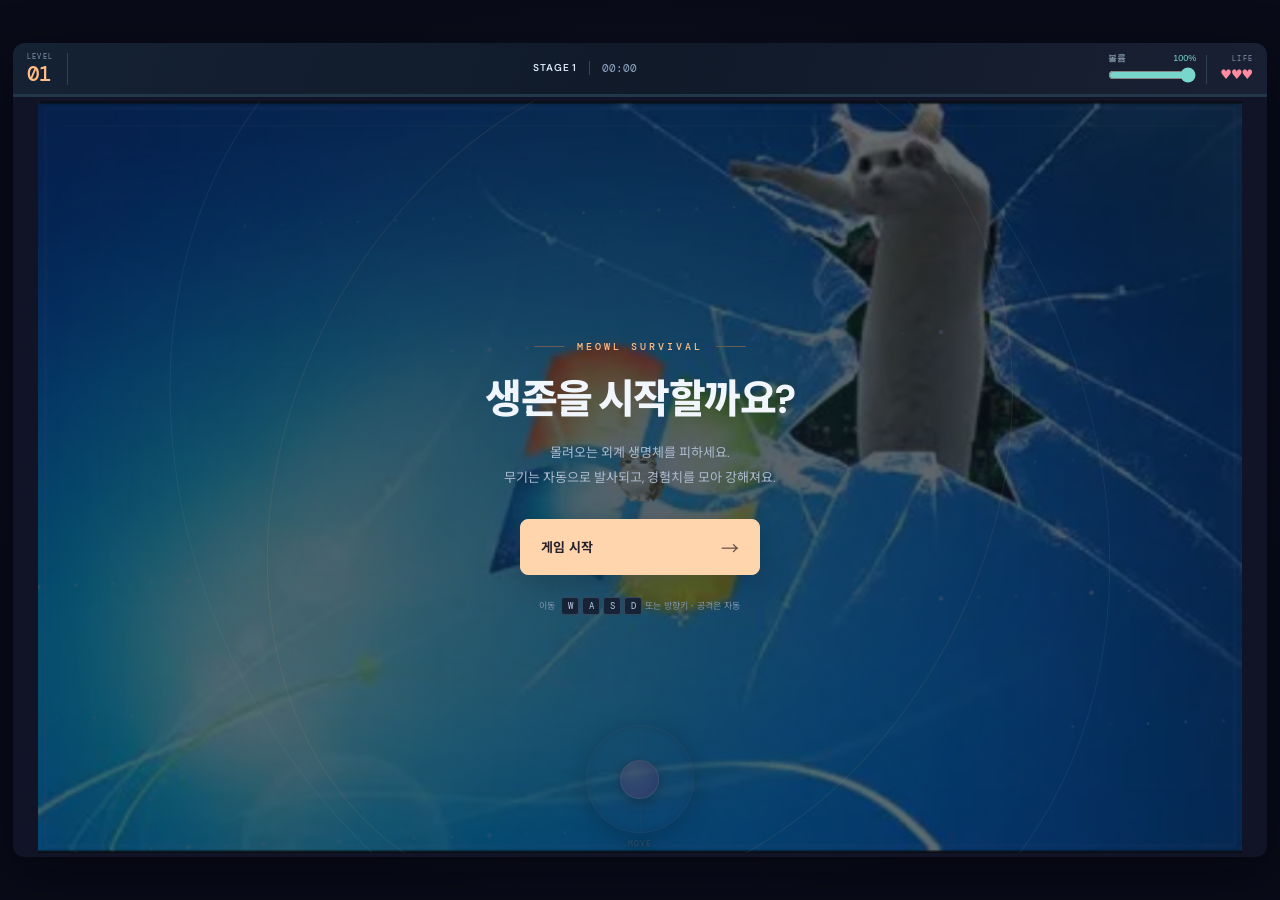
<file: MEOWL_Survival/index.html>
<!doctype html>
<html lang="ko">
  <head>
    <meta charset="UTF-8" />
    <meta name="viewport" content="width=device-width, initial-scale=1.0" />
    <meta name="theme-color" content="#101326" />
    <title>MEOWL Survival</title>
    <link rel="stylesheet" href="style.css" />
  </head>
  <body>
    <main class="shell">
      <section class="game-layout" aria-label="MEOWL Survival 게임">
        <div class="game-column">
          <div class="game-frame">
            <div class="hud" aria-label="게임 진행 상태">
              <div class="hud-level"><span class="hud-label">LEVEL</span><strong id="score">01</strong></div>
              <div class="hud-center"><span id="game-state">READY</span><div class="hud-route"><span id="stage">STAGE 1</span><span id="timer" aria-label="경과 시간">00:00</span></div><div class="hud-metrics"><span id="remaining-count" aria-live="polite"></span><span id="projectile-count" aria-live="polite"></span></div></div>
              <label class="hud-volume" for="master-volume"><span class="volume-caption">볼륨 <output id="volume-value" for="master-volume">100%</output></span><input id="master-volume" type="range" min="0" max="100" step="1" value="100" aria-label="전체 볼륨" /></label>
              <div class="hud-right"><span class="hud-label">LIFE</span><strong id="hp" aria-label="체력">♥♥♥</strong></div>
              <span class="xp-track" id="xp-bar" role="progressbar" aria-label="다음 레벨까지의 경험치" aria-valuemin="0" aria-valuemax="100" aria-valuenow="0"><span class="xp-fill" id="xp-fill"></span></span>
            </div>
            <div class="canvas-wrap">
              <canvas id="game" width="800" height="500" aria-label="게임 화면"></canvas>
              <div class="joystick" id="joystick" aria-label="가상 조이스틱">
                <div class="joystick-ring"><div class="joystick-knob" id="joystick-knob"></div></div>
                <span>MOVE</span>
              </div>
              <div class="overlay intro-mode" id="overlay">
                <div class="overlay-card">
                  <span class="orbit-icon">✦</span>
                  <p class="eyebrow" id="overlay-kicker">MEOWL SURVIVAL</p>
                  <h2 id="overlay-title">생존을 시작할까요?</h2>
                  <p id="overlay-copy">몰려오는 외계 생명체를 피하세요.<br />무기는 자동으로 발사되고, 경험치를 모아 강해져요.</p>
                  <div class="special-skill-picker skill-picker-hidden"><div class="skill-picker-heading"><span>SPECIAL SKILLS</span><span>하나의 스킬을 선택하세요</span></div><div id="special-skill-options" class="special-skill-options"></div></div>
                  <button id="start-button" type="button">게임 시작 <span>→</span></button>
                  <small>이동 <kbd>W</kbd><kbd>A</kbd><kbd>S</kbd><kbd>D</kbd> 또는 방향키 · 공격은 자동</small>
                </div>
              </div>
            </div>
            <div class="levelup-overlay hidden" id="levelup-overlay" aria-live="polite">
              <div class="levelup-card"><p class="eyebrow">LEVEL UP</p><h2>강화 선택</h2><p class="levelup-subtitle">생존에 도움이 될 능력을 골라보세요.</p><div class="upgrade-options" id="upgrade-options"></div></div>
            </div>
          </div>
        </div>
      </section>
    </main>
    <script src="game-data.js"></script>
    <script src="game.js"></script>
  </body>
</html>
</file>
<file: MEOWL_Survival/style.css>
@import url('https://fonts.googleapis.com/css2?family=DM+Mono:wght@400;500&family=DM+Sans:wght@400;500;600;700;800&family=Noto+Sans+KR:wght@400;500;600;700;800&display=swap');

:root {
  color-scheme: dark; --text: #f4f3ff;
}

* {
  box-sizing: border-box;
}

body {
  margin: 0; color: var(--text); font-family: 'DM Sans','Noto Sans KR',sans-serif;
}

.game-layout {
  grid-template-columns: minmax(0,1fr) 270px; gap: 32px; align-items: start;
}

.eyebrow {
  font: 10px 'DM Mono',monospace; color: #a695ff; letter-spacing: .18em; margin: 0 0 9px;
}

.game-frame {
  background: #111427;
}

.hud {
  display: flex; padding: 0 18px;
}

.hud>div {
  display: flex; align-items: center;
}

.hud-label {
  font: 9px 'DM Mono',monospace; letter-spacing: .12em; color: #858aa8;
}

.hud strong {
  font: 15px 'DM Mono',monospace; color: #f4f2ff;
}

.hud-center {
  justify-content: center; color: #c2c5d8; font: 9px 'DM Mono',monospace; letter-spacing: .12em;
}

.hud-right {
  justify-content: flex-end;
}

.hud-right strong {
  color: #b8a9ff;
}

.canvas-wrap {
  background: #0a0c1b; overflow: hidden;
}

canvas {
  width: 100%; height: 100%; display: block;
}

.overlay {
  position: absolute; display: flex; align-items: center; justify-content: center;
  background: rgba(8,10,23,.48);
}

.overlay.hidden {
  opacity: 0; pointer-events: none;
}

.overlay-card {
  text-align: center; padding: 28px 24px;
}

.orbit-icon {
  display: inline-grid; place-items: center; width: 40px; height: 40px; border-radius: 13px; color: #c5b8ff;
  background: #a58eff1c; border: 1px solid #a58eff44; font-size: 22px; margin-bottom: 16px;
  box-shadow: 0 0 28px #9f88ff25;
}

.overlay-card .eyebrow {
  margin-bottom: 9px;
}

.overlay-card h2 {
  font-size: 22px; letter-spacing: -.7px; margin: 0 0 8px;
}

.overlay-card>p:not(.eyebrow) {
  font-size: 12px; line-height: 1.8; color: #a7abc4; margin: 0 0 19px;
}

.overlay-card button {
  border: 0; border-radius: 8px; background: linear-gradient(110deg,#9c84ff,#8069ee); color: #fff;
  font: 700 12px 'Noto Sans KR',sans-serif; padding: 12px 20px; cursor: pointer;
  box-shadow: 0 5px 22px #9078ff40;
}

.overlay-card button span {
  padding-left: 14px; font-size: 15px;
}

.overlay-card small {
  display: block; margin-top: 16px; color: #898eaa; font: 10px 'Noto Sans KR',sans-serif;
}

.overlay-card kbd {
  margin-left: 4px;
}

kbd {
  min-width: 21px; height: 21px; padding: 0 5px; display: inline-grid; place-items: center;
  border: 1px solid #3b3e59; border-bottom-width: 2px; border-radius: 5px; background: #20233a; color: #c9cbe0;
  font: 10px 'DM Mono',monospace;
}

@media(max-width:850px) {
  .game-layout {
    grid-template-columns: 1fr; gap: 0;
  }

}

@media(max-width:540px) {
  .hud {
    padding: 0 11px;
  }

  .overlay-card {
    padding: 15px;
  }

  .overlay-card h2 {
    font-size: 19px;
  }

  .overlay-card>p:not(.eyebrow) {
    font-size: 10px; margin-bottom: 12px;
  }

  .overlay-card button {
    padding: 10px 16px;
  }

  .overlay-card small {
    margin-top: 10px; font-size: 9px;
  }

}

.levelup-overlay {
  position: absolute; z-index: 3; display: flex; align-items: center; justify-content: center; padding: 18px;
  background: rgba(8,10,23,.78); transition: opacity .2s;
}

.levelup-overlay.hidden {
  display: none;
}

.levelup-card {
  width: min(590px,100%); text-align: center; padding: 23px 22px; border: 1px solid rgba(166,154,255,.25);
  border-radius: 15px; background: linear-gradient(145deg,#1a1d34,#111426); box-shadow: 0 22px 70px #03040b99;
}

.levelup-card h2 {
  font-size: 23px; letter-spacing: -.7px; margin: 0 0 5px;
}

.levelup-subtitle {
  font-size: 11px; color: #999eb8; margin: 0 0 18px;
}

.upgrade-options {
  display: grid; grid-template-columns: repeat(3,1fr); gap: 9px;
}

.upgrade-card {
  display: flex; min-height: 156px; flex-direction: column; align-items: flex-start; text-align: left;
  padding: 13px 11px; border: 1px solid rgba(180,188,255,.13); border-radius: 10px; background: #20233a;
  color: var(--text); font-family: inherit; cursor: pointer;
}

.upgrade-card:hover,
.upgrade-card:focus-visible {
  outline: 0; border-color: #a18aff99; background: #292844;
}

.upgrade-icon {
  display: grid; place-items: center; width: 31px; height: 31px; border-radius: 9px; background: #a18aff1d;
  color: #b8a8ff; font-size: 17px; margin-bottom: 10px;
}

.upgrade-name {
  font-size: 11px; font-weight: 700; margin-bottom: 5px;
}

.upgrade-description {
  font-size: 9px; line-height: 1.55; color: #a1a6bf; min-height: 29px;
}

.upgrade-pick {
  width: 100%; margin-top: auto; padding-top: 10px; color: #b9adff; font-size: 9px;
}

.upgrade-pick b {
  float: right; font-size: 13px;
}

.hud-center #timer {
  font-size: 10px;
}

@media(max-width:540px) {
  .upgrade-options {
    grid-template-columns: 1fr; gap: 6px;
  }

  .levelup-card {
    padding: 14px;
  }

  .levelup-card h2 {
    font-size: 19px;
  }

  .levelup-subtitle {
    margin-bottom: 10px;
  }

  .upgrade-card {
    min-height: 0; display: grid; grid-template-columns: 31px 1fr auto; align-items: center; column-gap: 9px;
    padding: 9px;
  }

  .upgrade-icon {
    grid-row: 1/3; margin: 0;
  }

  .upgrade-name {
    margin: 0;
  }

  .upgrade-description {
    grid-column: 2; min-height: 0;
  }

  .upgrade-pick {
    grid-column: 3; grid-row: 1/3; width: auto; margin: 0; padding: 0 0 0 5px;
  }

}

.joystick {
  position: absolute; z-index: 1; opacity: .58; transition: opacity .16s ease; touch-action: none;
  user-select: none; align-items: center; flex-direction: column; gap: 5px; color: #c6c3e5;
  font: 8px 'DM Mono',monospace; letter-spacing: .14em; text-shadow: 0 1px 5px #080914;
}

.joystick.active {
  opacity: .22;
}

.joystick-ring {
  position: relative; width: 108px; height: 108px; border: 1px solid #c1b8ff55; border-radius: 50%;
  background: radial-gradient(circle,#b3a5ff1c,#b3a5ff09 63%,#080a1877);
  box-shadow: inset 0 0 22px #a18aff16,0 5px 24px #05061266; touch-action: none;
}

.joystick-ring:before,
.joystick-ring:after {
  content: ""; position: absolute; background: #b7afff25;
}

.joystick-ring:before {
  width: 1px; height: 100%; left: 50%; top: 0;
}

.joystick-ring:after {
  height: 1px; width: 100%; top: 50%; left: 0;
}

.joystick-knob {
  position: absolute; z-index: 1; left: 50%; top: 50%; width: 39px; height: 39px; margin: -19.5px 0 0 -19.5px;
  border-radius: 50%; border: 1px solid #ded8ffbb;
  background: radial-gradient(circle at 34% 28%,#d2c9ff,#9c89f5 62%,#7163bf);
  box-shadow: 0 3px 12px #08091499,0 0 18px #ad9dff55; transition: transform .035s linear; pointer-events: none;
}

html,
body {
  width: 100%; height: 100%; min-height: 100%; overflow: hidden;
}

body {
  background: radial-gradient(ellipse at center,#1a1b35 0,#090b18 72%);
}

.shell {
  display: flex; align-items: center; justify-content: center; width: 100%; max-width: none; min-height: 0;
  margin: 0; padding: 0;
}

.game-layout {
  display: flex;
}

.game-column {
  flex: none; flex-direction: column; gap: 8px;
}

.game-frame {
  flex: none; overflow: hidden;
}

.joystick {
  display: flex; left: 50%;
}

.overlay {
  z-index: 2;
}

.victory-video {
  position: absolute; z-index: 3; display: none; width: 100%; height: 100%; object-fit: contain;
  background: #080a18;
}

.victory-credits {
  display: none; align-items: center; gap: 12px; min-height: 30px; max-width: min(100%,1600px);
  padding: 5px 10px; overflow: auto; border: 1px solid rgba(166,154,255,.16); border-radius: 7px;
  background: rgba(18,20,38,.82); color: #bfc2d5; font-family: 'Noto Sans KR',sans-serif;
}

.victory-credits h2 {
  flex: none; margin: 0; color: #b9a9ff; font: 700 9px 'DM Mono',monospace; letter-spacing: .14em;
}

.credit-item {
  display: flex; flex: none; align-items: baseline; gap: 5px; font-size: 9px; white-space: nowrap;
}

.credit-role {
  color: #9298b5;
}

.credit-item strong {
  font-size: 9px; font-weight: 600; color: #d9d7eb;
}

@media(max-width:540px) {
  .victory-credits {
    gap: 8px; min-height: 26px; padding: 4px 7px;
  }

  .victory-credits h2,
  .credit-item,
  .credit-item strong {
    font-size: 8px;
  }

}

.hud-center #stage {
  font-size: 8px; white-space: nowrap;
}

.shell {
  height: 100vh; height: 100dvh;
}

.game-layout,
.game-column {
  width: 100vw !important; height: 100vh !important; height: 100dvh !important; max-width: none !important;
  max-height: none !important; min-width: 0; min-height: 0;
}

.game-layout {
  padding: 0 !important;
}

.game-column {
  position: relative; display: flex !important; align-items: center; justify-content: center;
}

.game-frame {
  position: relative !important; display: flex !important; flex-direction: column !important;
  width: 96vw !important; height: 94vh !important; height: 94dvh !important; max-width: none !important;
  max-height: none !important; min-width: 0; min-height: 0; margin: auto; border: 0 !important;
  border-radius: 12px !important; box-shadow: 0 14px 48px #03040b99 !important;
}

.canvas-wrap {
  position: relative !important; inset: auto !important; flex: 1 1 0; width: 100% !important;
  height: auto !important; min-height: 0 !important; aspect-ratio: auto !important; z-index: 0;
}

.canvas-wrap canvas {
  width: 100% !important; height: 100% !important;
}

.hud {
  inset: auto; z-index: 2;
}

.victory-credits {
  position: absolute; z-index: 5; top: 58px; left: 50%; transform: translateX(-50%); width: max-content;
  max-width: calc(100vw - 12px);
}

@media(max-width:540px) {
  .victory-credits {
    top: 49px;
  }

}

/* Older Chromium fallbacks for inset positioning and CSS grid. */

.overlay,
.levelup-overlay,
.victory-video {
  top: 0; right: 0; bottom: 0; left: 0;
}

@supports not (display:grid) {
  .upgrade-options {
    display: flex; flex-wrap: wrap;
  }

  .upgrade-card {
    flex: 1 1 30%;
  }

}

#hp .hp-current {
  color: #ff718f; text-shadow: 0 0 8px rgba(255,90,125,.75); letter-spacing: 2px;
}

#hp .hp-empty {
  color: #565a73; letter-spacing: 2px;
}

#projectile-count {
  display: none; margin-left: 7px; color: #ffdf8b; font: 8px 'DM Mono',monospace; letter-spacing: .03em;
  white-space: nowrap;
}

#remaining-count {
  display: none; margin-left: 7px; color: #9fe7d4; font: 8px 'DM Mono',monospace; letter-spacing: .03em;
  white-space: nowrap;
}

.center-banner {
  position: absolute; z-index: 4; top: 47%; left: 50%; min-width: 220px; max-width: 86%; padding: 15px 24px;
  border: 2px solid rgba(204,189,255,.9); border-radius: 10px; background: rgba(9,12,27,.88);
  text-shadow: 0 2px 2px #000, 0 0 6px #000; box-shadow: 0 6px 24px rgba(0,0,0,.5); color: #fff;
  font: 800 21px/1.5 'Noto Sans KR',sans-serif; letter-spacing: .03em; text-align: center; opacity: 0;
  word-break: keep-all; overflow-wrap: break-word;
  visibility: hidden; pointer-events: none; transform: translate(-50%,-42%);
}

.center-banner.warning {
  border-color: #ffad85; background: rgba(45,14,20,.92); color: #ffe6ba;
  box-shadow: 0 6px 24px rgba(0,0,0,.55), 0 0 14px rgba(255,104,95,.2);
}

.center-banner.show {
  visibility: visible; animation: center-banner-show 2.8s ease both;
}

@keyframes center-banner-show {
  0% {
    opacity: 0; transform: translate(-50%,-38%) scale(.96);
  }

  12% {
    opacity: 1; transform: translate(-50%,-50%) scale(1);
  }

  78% {
    opacity: 1; transform: translate(-50%,-50%) scale(1);
  }

  100% {
    opacity: 0; transform: translate(-50%,-58%) scale(.98);
  }

}

@media(max-width:540px) {
  .center-banner {
    min-width: 0; width: max-content; max-width: 90%; padding: 12px 16px; font-size: 18px;
  }

}

.special-levelup {
  background: radial-gradient(ellipse at center,rgba(76,42,132,.62),rgba(8,10,23,.9) 72%);
}

.special-levelup .levelup-card {
  border: 1px solid #e0b7ff99; background: linear-gradient(145deg,#31204f,#18142d 58%,#25193e);
  box-shadow: 0 0 22px #bb72ff55,0 22px 70px #03040bcc;
}

.special-levelup .eyebrow {
  color: #f0caff; text-shadow: 0 0 12px #db89ff;
}

.special-levelup .levelup-card h2 {
  color: #f8eaff; text-shadow: 0 0 16px #c66dff;
}

.special-levelup .levelup-subtitle {
  color: #d0b9e9;
}

.special-upgrade-card {
  position: relative; overflow: hidden; border-color: #d58cff66;
  background: linear-gradient(145deg,#3b275a,#241b3b 70%);
  box-shadow: inset 0 0 18px #bb72ff16,0 0 10px #a14dff19;
}

.special-upgrade-card:before {
  position: absolute; top: 0; left: 0; width: 100%; height: 2px;
  background: linear-gradient(90deg,transparent,#f1c8ff,transparent); content: '';
}

.special-upgrade-card:hover,
.special-upgrade-card:focus-visible {
  border-color: #f0b9ff; background: linear-gradient(145deg,#563273,#302044); box-shadow: 0 0 20px #c66dff55;
}

.special-upgrade-card .upgrade-icon {
  background: #da8dff29; color: #ffd6ff; box-shadow: 0 0 14px #bb72ff28;
}

.special-upgrade-card .upgrade-name {
  color: #f6e4ff;
}

.special-upgrade-card .upgrade-pick {
  color: #edbdff;
}

.hud {
  height: 54px !important; flex: 0 0 54px !important; padding-left: 18px !important;
  padding-right: 18px !important;
}

.hud>div {
  gap: 10px !important;
}

.hud-label {
  font-size: 9px !important;
}

.hud strong {
  font-size: 15px !important;
}

.hud-center {
  font-size: 9px !important;
}

.joystick {
  width: 116px !important; height: 136px !important; transform: translateX(-50%) !important;
  bottom: -8px !important;
}

.overlay {
  backdrop-filter: none !important; transition: none !important;
}

.overlay-card button,
.upgrade-card {
  transition: none !important;
}

.overlay-card button:hover,
.upgrade-card:hover,
.upgrade-card:focus-visible {
  transform: none; filter: none;
}

.hud {
  height: calc(54px * var(--ui-scale,1)) !important; flex-basis: calc(54px * var(--ui-scale,1)) !important;
}

.hud-label,
.hud-center {
  font-size: calc(9px * var(--ui-scale,1)) !important;
}

.hud strong {
  font-size: calc(15px * var(--ui-scale,1)) !important;
}

#remaining-count {
  font-size: calc(8px * var(--ui-scale,1)) !important;
}

.joystick {
  transform: translateX(-50%) scale(var(--ui-scale,1)) !important; transform-origin: center bottom !important;
  bottom: calc(-8px * var(--ui-scale,1)) !important;
}

#game-state {
  display: none !important;
}

.center-banner,
.overlay-card,
.levelup-card,
.victory-credits {
  zoom: var(--ui-scale,1);
}

.overlay-card {
  zoom: var(--start-card-zoom,1);
}

.victory-credits {
  top: calc(58px * var(--ui-scale,1));
}

/* Skill selection: three readable cards, with no nested panels or animations. */

.special-skill-picker.skill-picker-hidden {
  display: none !important;
}

.overlay.skill-select-mode {
  z-index: 5; padding: 16px;
  background: radial-gradient(ellipse at 50% 0,rgba(56,77,110,.16),transparent 66%),rgba(7,12,21,.65);
}

.skill-select-mode .overlay-card {
  display: flex; flex-direction: column; align-items: stretch; width: 760px; max-width: 100%; height: 100%;
  max-height: 510px; min-height: 0; padding: 12px 8px; text-align: left; overflow: hidden;
}

.skill-select-mode .orbit-icon,
.skill-select-mode .overlay-card>small {
  display: none;
}

.skill-select-mode .overlay-card .eyebrow {
  flex: none; margin: 0 0 8px; color: #97a9c1; font-size: 9px; letter-spacing: .24em;
}

.skill-select-mode .overlay-card h2 {
  flex: none; margin: 0 0 9px; color: #f3f6fc; font-size: 28px; font-weight: 800; letter-spacing: -1.1px;
  line-height: 1.25;
}

.skill-select-mode .overlay-card>p:not(.eyebrow) {
  flex: none; margin: 0 0 22px; color: #a8b5c8; font-size: 12px; line-height: 1.6;
}

.special-skill-picker {
  display: flex; flex: 1 1 auto; flex-direction: column; min-height: 0; width: 100%; margin: 0; padding: 0;
  border: 0; background: none; box-shadow: none;
}

.skill-picker-heading {
  display: flex; flex: none; align-items: center; justify-content: space-between; margin-bottom: 10px;
  color: #b7c4d7; font-size: 10px; font-weight: 600; letter-spacing: .08em;
}

.skill-picker-heading span:last-child {
  color: #798ba4; font-size: 9px; font-weight: 400; letter-spacing: 0;
}

.special-skill-options {
  display: grid; flex: 1 1 auto; grid-template-columns: repeat(3,minmax(0,1fr)); gap: 12px; min-height: 0;
  padding: 3px; overflow-y: auto; scrollbar-width: thin; scrollbar-color: #485570 #101827;
}

.skill-missile {
  --skill-color: #ffb16e; --skill-rgb: 255,177,110;
}

.skill-laser {
  --skill-color: #66e6df; --skill-rgb: 102,230,223;
}

.skill-canopy {
  --skill-color: #c6a0ff; --skill-rgb: 198,160,255;
}

.skill-select-mode .overlay-card .special-skill-choice {
  position: relative; display: flex; flex-direction: column; min-width: 0; min-height: 265px;
  padding: 20px 17px 15px; overflow: hidden; border: 1px solid #2c394d; border-radius: 12px;
  background: linear-gradient(160deg,rgba(var(--skill-rgb,198,160,255),.05),transparent 60%),#111b29;
  color: #edf2fa; text-align: left; font-family: inherit; box-shadow: none; cursor: pointer; transform: none;
  filter: none;
}

.skill-select-mode .special-skill-choice:before {
  content: ''; position: absolute; top: 0; left: 0; right: 0; height: 3px;
  background: var(--skill-color,#c6a0ff); opacity: .35;
}

.skill-select-mode .special-skill-choice:after {
  content: attr(data-number); position: absolute; top: 14px; right: 15px; color: var(--skill-color,#c6a0ff);
  font: 500 36px 'DM Mono',monospace; letter-spacing: -3px; opacity: .12; pointer-events: none;
}

.skill-select-mode .overlay-card .special-skill-choice:hover {
  border-color: #76859d; background-color: #162334; transform: none; filter: none; box-shadow: none;
}

.skill-select-mode .overlay-card .special-skill-choice.selected {
  border-color: var(--skill-color,#c6a0ff);
  background: linear-gradient(160deg,rgba(var(--skill-rgb,198,160,255),.13),transparent 78%),#121d2c;
  box-shadow: inset 0 0 0 1px rgba(var(--skill-rgb,198,160,255),.12);
}

.skill-select-mode .special-skill-choice.selected:before {
  opacity: 1;
}

.skill-select-mode .special-skill-choice:focus {
  outline: 1px dashed #e2eaf7; outline-offset: 2px;
}

.skill-select-mode .special-skill-choice:focus:not(:focus-visible) {
  outline: none;
}

.skill-select-mode .overlay-card .special-skill-choice span {
  padding-left: 0; white-space: normal;
}

.skill-select-mode .special-skill-choice .skill-card-title {
  position: relative; display: block; margin: 0 0 22px; padding: 0; background: none; border: 0;
}

.skill-select-mode .special-skill-choice .skill-card-family {
  display: block; margin-bottom: 5px; color: #95a6be; font: 500 9px 'DM Mono',monospace; letter-spacing: .2em;
}

.skill-select-mode .special-skill-choice .skill-card-name {
  display: block; color: var(--skill-color,#c6a0ff); font: 800 24px 'DM Sans','Noto Sans KR',sans-serif;
  letter-spacing: -.7px; text-transform: uppercase; overflow-wrap: break-word;
}

.skill-select-mode .special-skill-choice .skill-card-detail {
  display: block; margin: 0; padding: 0; border: 0; background: none;
}

.skill-select-mode .special-skill-choice .skill-card-detail b {
  display: block; margin-bottom: 6px; color: #93a4bb; font-size: 9px; font-weight: 600; letter-spacing: .04em;
}

.skill-select-mode .special-skill-choice .skill-card-detail>span {
  display: block; color: #d4deec; font-size: 12px; font-weight: 400; line-height: 1.65; word-break: keep-all;
  overflow-wrap: break-word;
}

.skill-select-mode .special-skill-choice .skill-card-special {
  margin-top: 17px; padding-top: 13px; border-top: 1px solid rgba(174,193,221,.13);
}

.skill-select-mode .special-skill-choice .skill-card-special b {
  color: var(--skill-color,#c6a0ff);
}

.skill-select-mode .special-skill-choice .skill-card-selection {
  display: block; margin-top: auto; padding-top: 18px; color: #7c8ca4; font-size: 10px; font-weight: 600;
  letter-spacing: .04em;
}

.skill-select-mode .special-skill-choice.selected .skill-card-selection {
  color: var(--skill-color,#c6a0ff);
}

.skill-select-mode .overlay-card #start-button {
  flex: none; align-self: center; width: 100%; max-width: 340px; margin-top: 20px; padding: 12px 20px;
  border: 1px solid #e8edf5; border-radius: 8px; background: #e8edf5; color: #111a29; font-size: 12px;
  box-shadow: none;
}

.skill-select-mode .overlay-card #start-button:hover {
  background: #fff; border-color: #fff; transform: none; filter: none;
}

.skill-select-mode .overlay-card #start-button:focus {
  outline: 2px solid #8aa9d2; outline-offset: 3px;
}

@media(max-height:600px) {
  .skill-select-mode .overlay-card {
    padding-top: 4px; padding-bottom: 4px;
  }

  .skill-select-mode .overlay-card h2 {
    font-size: 23px;
  }

  .skill-select-mode .overlay-card>p:not(.eyebrow) {
    margin-bottom: 12px; font-size: 11px;
  }

  .skill-select-mode .overlay-card .special-skill-choice {
    min-height: 232px; padding: 15px 13px 12px;
  }

  .skill-select-mode .special-skill-choice .skill-card-title {
    margin-bottom: 14px;
  }

  .skill-select-mode .special-skill-choice .skill-card-name {
    font-size: 21px;
  }

  .skill-select-mode .special-skill-choice .skill-card-detail>span {
    font-size: 11px;
  }

  .skill-select-mode .special-skill-choice .skill-card-special {
    margin-top: 11px; padding-top: 10px;
  }

  .skill-select-mode .overlay-card #start-button {
    margin-top: 12px; padding: 10px 16px;
  }

}

@media(max-width:600px) {
  .overlay.skill-select-mode {
    padding: 7px;
  }

  .skill-select-mode .overlay-card {
    padding: 4px; max-height: 100%;
  }

  .skill-select-mode .overlay-card .eyebrow {
    font-size: 8px; margin-bottom: 4px;
  }

  .skill-select-mode .overlay-card h2 {
    font-size: 19px; margin-bottom: 5px;
  }

  .skill-select-mode .overlay-card>p:not(.eyebrow) {
    font-size: 10px; margin-bottom: 10px;
  }

  .skill-picker-heading {
    display: none;
  }

  .special-skill-options {
    grid-template-columns: 1fr; gap: 9px;
  }

  .skill-select-mode .overlay-card .special-skill-choice {
    display: grid; grid-template-columns: 105px minmax(0,1fr); grid-template-rows: auto auto; column-gap: 15px;
    min-height: 140px; padding: 14px;
  }

  .skill-select-mode .special-skill-choice:after {
    top: auto; bottom: 10px; left: 14px; right: auto; font-size: 28px;
  }

  .skill-select-mode .special-skill-choice .skill-card-title {
    grid-column: 1; grid-row: 1/3; align-self: start; margin: 0;
  }

  .skill-select-mode .special-skill-choice .skill-card-name {
    font-size: 19px;
  }

  .skill-select-mode .special-skill-choice .skill-card-detail {
    grid-column: 2;
  }

  .skill-select-mode .special-skill-choice .skill-card-detail b {
    margin-bottom: 3px;
  }

  .skill-select-mode .special-skill-choice .skill-card-detail>span {
    font-size: 11px; line-height: 1.5;
  }

  .skill-select-mode .special-skill-choice .skill-card-special {
    margin-top: 9px; padding-top: 8px;
  }

  .skill-select-mode .special-skill-choice .skill-card-selection {
    position: absolute; left: 14px; bottom: 14px; padding: 0; font-size: 9px;
  }

  .skill-select-mode .special-skill-choice:after {
    display: none;
  }

  .skill-select-mode .overlay-card #start-button {
    margin-top: 10px; padding: 9px 14px; font-size: 11px;
  }

}

@supports not (display:grid) {
  .special-skill-options {
    display: flex; flex-wrap: wrap;
  }

  .skill-select-mode .overlay-card .special-skill-choice {
    display: block; flex: 1 1 30%;
  }

}

/* Compact status bar, matching the skill selection palette. */

.hud {
  position: relative; align-items: center; justify-content: space-between;
  padding-left: calc(14px * var(--ui-scale,1)) !important;
  padding-right: calc(14px * var(--ui-scale,1)) !important; border-bottom: 1px solid #28384d;
  background: linear-gradient(110deg,#152234,#101a29 52%,#192033); backdrop-filter: none;
}

.hud:after {
  content: ''; position: absolute; bottom: -1px; left: 22%; right: 22%; height: 1px;
  background: linear-gradient(90deg,transparent,#5e8f9d,transparent); pointer-events: none;
}

.hud>div {
  width: auto; min-width: 0; gap: calc(3px * var(--ui-scale,1)) !important;
}

.hud .hud-label {
  color: #8497b2; font-size: calc(7px * var(--ui-scale,1)) !important; line-height: 1; letter-spacing: .18em;
}

.hud .hud-level {
  flex: 0 0 auto; flex-direction: column; align-items: flex-start;
  padding-right: calc(14px * var(--ui-scale,1)); border-right: 1px solid #304057;
}

.hud #score {
  color: #ffbe86; font-size: calc(21px * var(--ui-scale,1)) !important; line-height: 1.05; font-weight: 500;
  letter-spacing: -.06em; font-variant-numeric: tabular-nums;
}

.hud .hud-center {
  flex: 1 1 auto; flex-direction: column; align-items: center; justify-content: center;
  padding: 0 calc(10px * var(--ui-scale,1)); letter-spacing: 0;
}

.hud-route,
.hud-metrics {
  display: flex; align-items: center; justify-content: center; min-width: 0; max-width: 100%; flex-wrap: wrap;
  column-gap: calc(12px * var(--ui-scale,1)); row-gap: calc(2px * var(--ui-scale,1));
}

.hud-center #stage {
  margin: 0 !important; color: #dbe6f6;
  font: 600 calc(10px * var(--ui-scale,1)) 'DM Sans',sans-serif !important; letter-spacing: .09em;
}

.hud-center #timer {
  margin: 0 !important; padding-left: calc(12px * var(--ui-scale,1)); border-left: 1px solid #36445a;
  color: #8fa5c1; font: 400 calc(11px * var(--ui-scale,1)) 'DM Mono',monospace !important; letter-spacing: 0;
  font-variant-numeric: tabular-nums;
}

.hud-metrics:empty {
  display: none;
}

.hud #remaining-count {
  margin: 0; color: #79d6cc; font-size: calc(9px * var(--ui-scale,1)) !important; line-height: 1.3;
  letter-spacing: 0; font-variant-numeric: tabular-nums;
}

.hud #projectile-count {
  margin: 0; color: #b79bdc; font-size: calc(9px * var(--ui-scale,1)); line-height: 1.3; letter-spacing: 0;
  font-variant-numeric: tabular-nums;
}

.hud-volume {
  display: flex; flex: 0 1 calc(88px * var(--ui-scale,1)); flex-direction: column;
  min-width: calc(48px * var(--ui-scale,1)); max-width: 22%;
  margin-left: calc(6px * var(--ui-scale,1)); margin-right: calc(10px * var(--ui-scale,1));
  color: #a9bfd3; cursor: pointer;
}

.volume-caption {
  display: flex; justify-content: space-between; align-items: center;
  font: 500 calc(9px * var(--ui-scale,1))/1.4 sans-serif;
}

#volume-value {
  margin-left: calc(4px * var(--ui-scale,1)); color: #79d6cc;
  font-variant-numeric: tabular-nums;
}

#master-volume {
  display: block; width: 100%; min-width: 0; height: calc(22px * var(--ui-scale,1));
  margin: 0; padding: 0; accent-color: #79d6cc; cursor: pointer;
}

#master-volume:focus {
  outline: 2px solid #b3f0d5; outline-offset: 2px;
}

.hud .hud-right {
  flex: 0 1 auto; max-width: 34%; flex-direction: column; align-items: flex-end; justify-content: center;
  padding-left: calc(14px * var(--ui-scale,1)); border-left: 1px solid #304057;
}

.hud #hp {
  display: block; max-width: 100%; overflow-x: auto; white-space: nowrap;
  font-size: calc(16px * var(--ui-scale,1)) !important; line-height: 1.2; scrollbar-width: none;
}

.hud #hp::-webkit-scrollbar {
  display: none;
}

.hud #hp .hp-current {
  color: #ff8c9e; text-shadow: none; letter-spacing: calc(1px * var(--ui-scale,1));
}

.hud #hp .hp-empty {
  color: #52617a; text-shadow: none; letter-spacing: calc(1px * var(--ui-scale,1));
}

/* Opening title: quiet orbital detail, clear typography, warm start action. */

.overlay.intro-mode {
  z-index: 5; overflow: hidden;
  background: radial-gradient(ellipse at 50% 48%,rgba(39,67,89,.28),transparent 65%),rgba(7,12,21,.60);
}

.overlay.intro-mode:before,
.overlay.intro-mode:after {
  content: ''; position: absolute; left: 50%; top: 50%; width: 74%; height: 145%;
  border: 1px solid rgba(119,158,181,.12); border-radius: 50%; transform: translate(-50%,-50%) rotate(-28deg);
  pointer-events: none;
}

.overlay.intro-mode:after {
  width: 58%; height: 118%; border-color: rgba(255,177,110,.09); transform: translate(-50%,-50%) rotate(28deg);
}

.intro-mode .overlay-card {
  position: relative; z-index: 1; flex: none; width: 640px; max-width: 94%; max-height: 100%;
  padding: 34px 20px; text-align: center; overflow-y: auto; scrollbar-width: thin;
}

.intro-mode .orbit-icon {
  display: none;
}

.intro-mode .overlay-card .eyebrow {
  display: flex; align-items: center; justify-content: center; margin: 0 0 20px; color: #ffbe86;
  font: 500 10px 'DM Mono',monospace; letter-spacing: .3em; line-height: 1.5;
}

.intro-mode .overlay-card .eyebrow:before,
.intro-mode .overlay-card .eyebrow:after {
  content: ''; width: 30px; height: 1px; margin: 0 13px; background: #6b5c50;
}

.intro-mode .overlay-card h2 {
  margin: 0 0 17px; color: #f1f5fc; font-size: 40px; font-weight: 800; line-height: 1.25;
  letter-spacing: -1.6px; word-break: keep-all; overflow-wrap: break-word;
}

.intro-mode .overlay-card>p:not(.eyebrow) {
  max-width: 440px; margin: 0 auto 29px; color: #acbbcf; font-size: 13px; line-height: 1.85;
  word-break: keep-all; overflow-wrap: break-word;
}

.intro-mode .overlay-card #start-button {
  display: inline-flex; align-items: center; justify-content: space-between; min-width: 240px; max-width: 100%;
  padding: 14px 20px; border: 1px solid #ffd5ad; border-radius: 8px; background: #ffd5ad; color: #25202a;
  font-size: 13px; font-weight: 700; box-shadow: 0 8px 26px rgba(0,0,0,.18);
}

.intro-mode .overlay-card #start-button span {
  padding-left: 26px; color: #65504a; font-size: 18px; font-weight: 400;
}

.intro-mode .overlay-card #start-button:hover {
  background: #ffe4cb; border-color: #ffe4cb; transform: none; filter: none;
}

.intro-mode .overlay-card #start-button:focus {
  outline: 2px solid #a3c9d6; outline-offset: 4px;
}

.intro-mode .overlay-card small {
  margin-top: 22px; color: #8094ae; font-size: 9px; line-height: 1.7;
}

.intro-mode .overlay-card kbd {
  height: 18px; min-width: 18px; margin-left: 3px; padding: 0 3px; border: 1px solid #35475e;
  border-radius: 3px; background: #162337; color: #becce0; font-size: 9px;
}

@media(max-width:600px),(max-height:450px) {
  .intro-mode .overlay-card {
    padding: 16px 12px;
  }

  .intro-mode .overlay-card .eyebrow {
    margin-bottom: 11px; font-size: 8px; letter-spacing: .23em;
  }

  .intro-mode .overlay-card h2 {
    margin-bottom: 11px; font-size: 27px; letter-spacing: -1px;
  }

  .intro-mode .overlay-card>p:not(.eyebrow) {
    margin-bottom: 17px; font-size: 11px; line-height: 1.65;
  }

  .intro-mode .overlay-card #start-button {
    min-width: 210px; padding: 10px 16px; font-size: 12px;
  }

  .intro-mode .overlay-card small {
    margin-top: 13px; font-size: 8px;
  }

}

/* Experience progress follows the lower edge of the status bar. */
.hud .xp-track {
  position: absolute;
  z-index: 1;
  left: 0;
  right: 0;
  bottom: -1px;
  display: block;
  height: calc(3px * var(--ui-scale, 1));
  overflow: hidden;
  background: #23374a;
  pointer-events: none;
}
.hud .xp-fill {
  display: block;
  width: 100%;
  height: 100%;
  background: linear-gradient(90deg, #79d6cc, #b3f0d5);
  transform: scaleX(0);
  transform-origin: left center;
}
</file>
